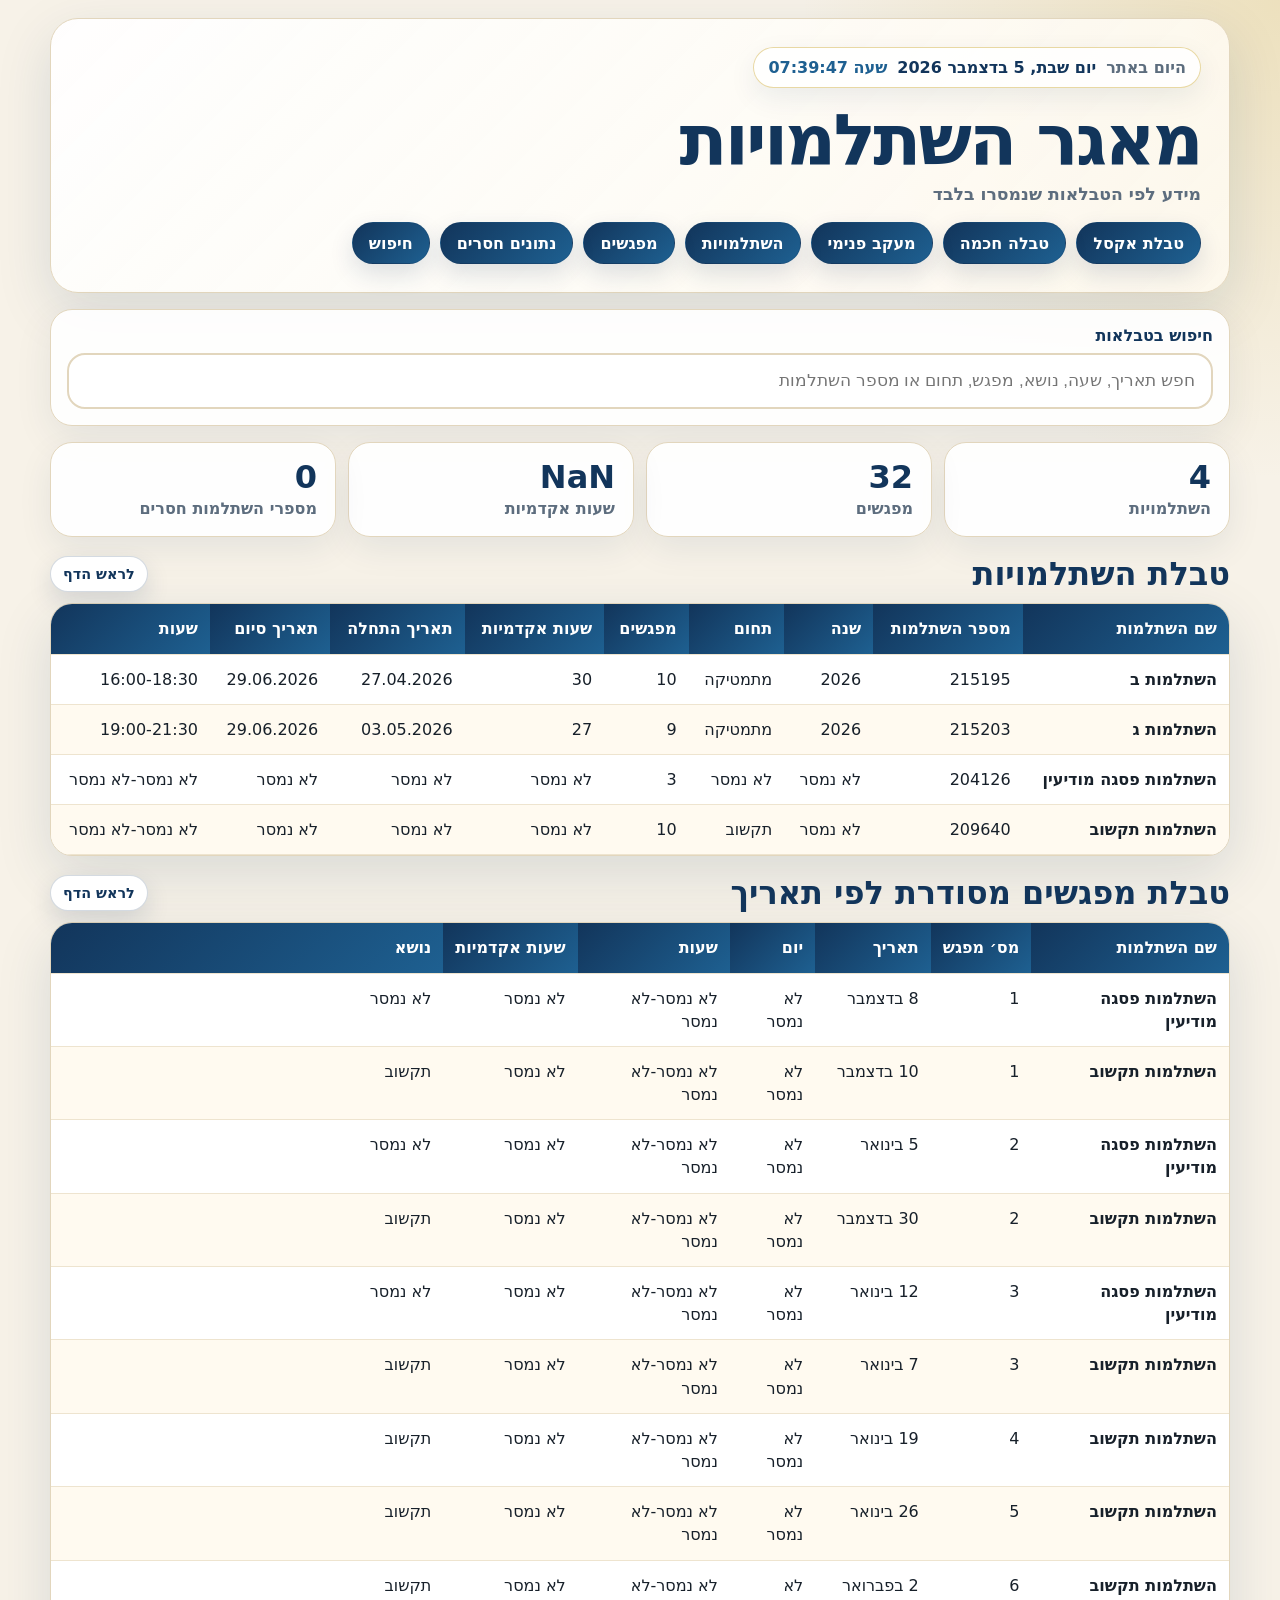
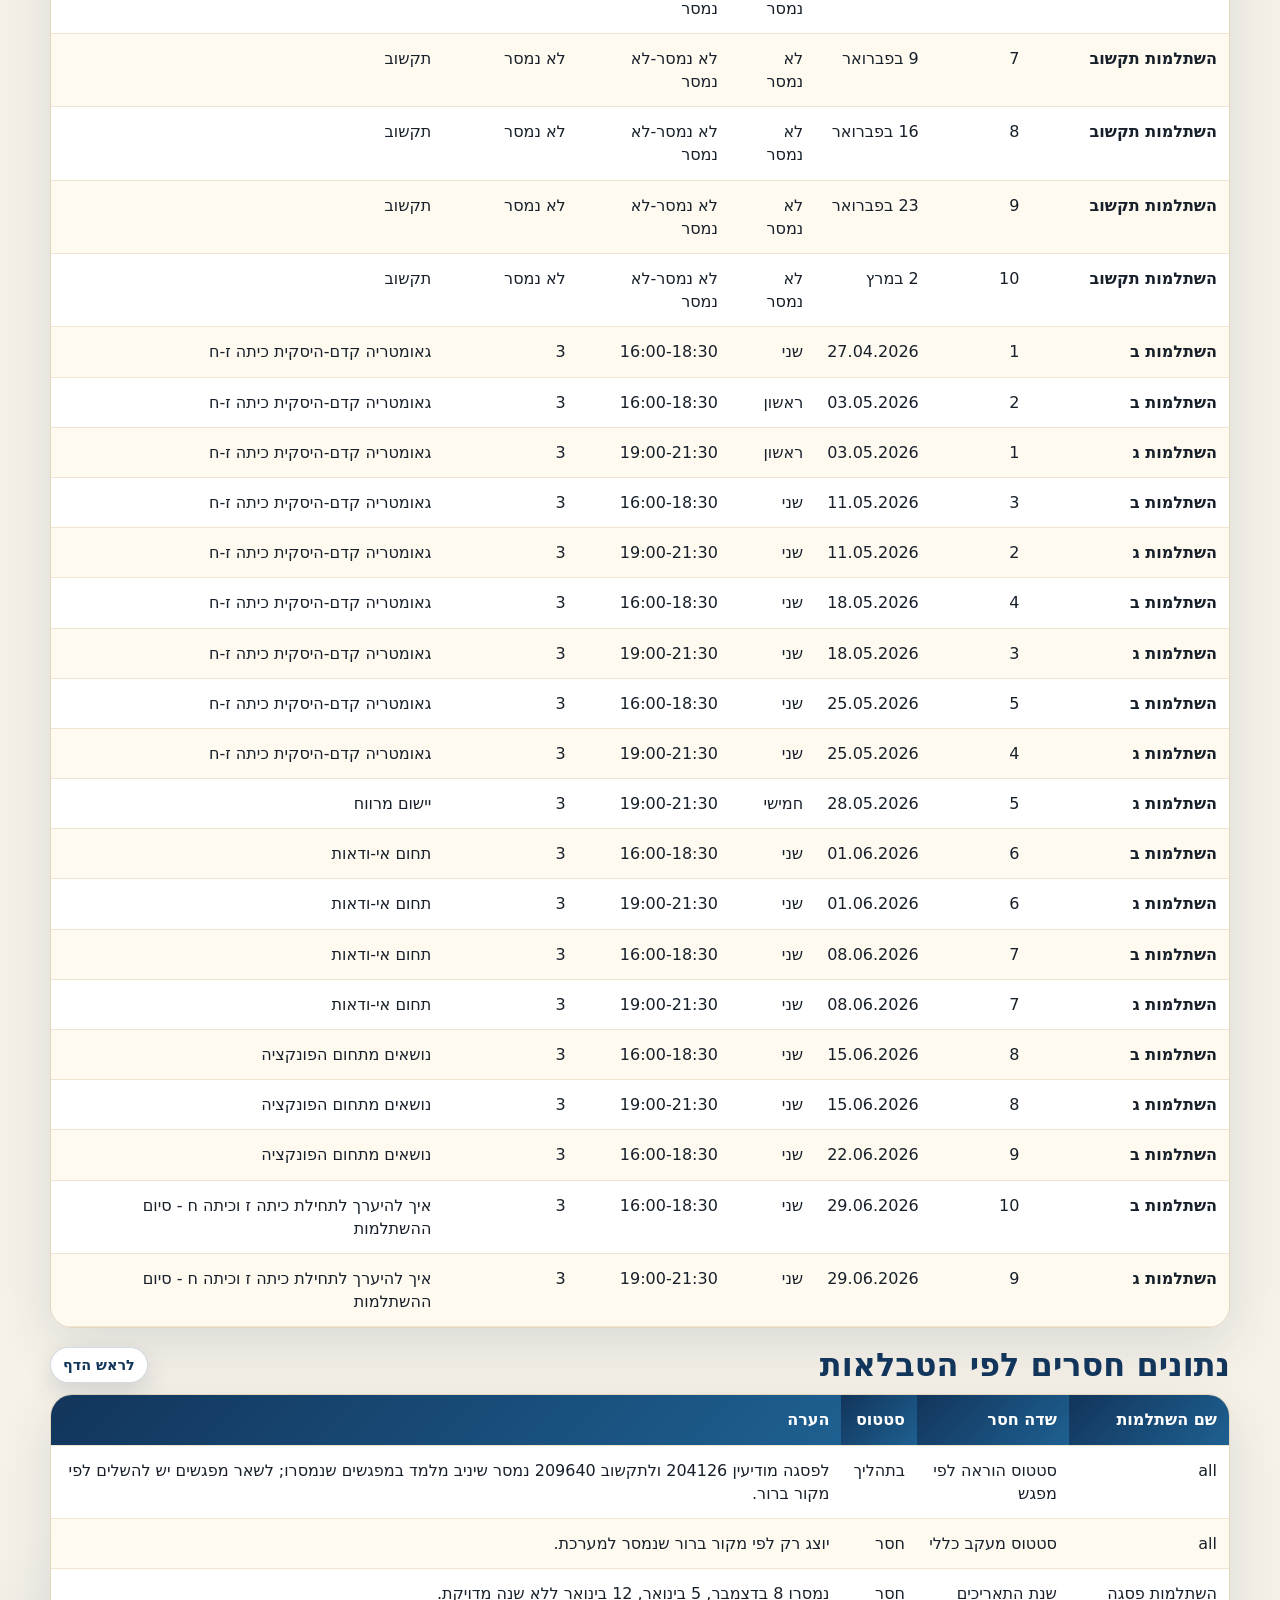
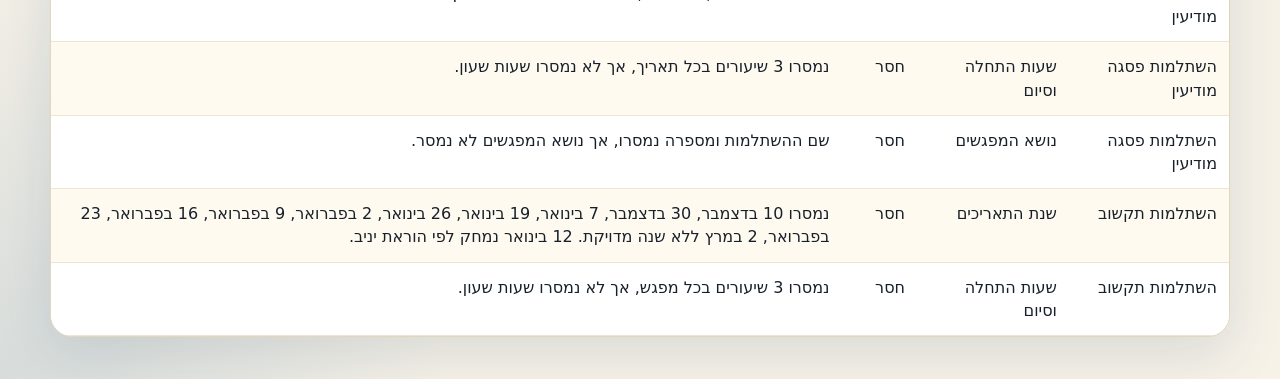
<file: index.html>
<!doctype html>
<html lang="he" dir="rtl">
<head>
  <meta charset="utf-8">
  <meta name="viewport" content="width=device-width, initial-scale=1">
  <title>מאגר השתלמויות</title>
  <meta name="description" content="מאגר השתלמויות לפי הטבלאות שנמסרו">
  <link rel="stylesheet" href="assets/css/style.css">
</head>
<body>
  <main class="main-page" id="top">
    <header class="page-header">
      <div class="live-clock">
        <span class="live-clock-label">היום באתר</span>
        <strong id="currentDateText">טוען תאריך</strong>
        <span id="currentTimeText">טוען שעה</span>
      </div>

      <div class="hero-copy">
        <h1>מאגר השתלמויות</h1>
        <p>מידע לפי הטבלאות שנמסרו בלבד</p>
      </div>

      <nav class="quick-nav">
        <a href="excel-table.html">טבלת אקסל</a>
        <a href="smart-table.html">טבלה חכמה</a>
        <a href="internal.html">מעקב פנימי</a>
        <a href="#trainings-section">השתלמויות</a>
        <a href="#meetings-section">מפגשים</a>
        <a href="#missing-section">נתונים חסרים</a>
        <a href="#globalSearch">חיפוש</a>
      </nav>
    </header>

    <section class="search-box">
      <label for="globalSearch">חיפוש בטבלאות</label>
      <input id="globalSearch" type="search" placeholder="חפש תאריך, שעה, נושא, מפגש, תחום או מספר השתלמות">
    </section>

    <section class="summary-grid" id="statsGrid"></section>

    <section class="data-section" id="trainings-section">
      <div class="section-heading-row">
        <h2>טבלת השתלמויות</h2>
        <a class="back-to-top" href="#top">לראש הדף</a>
      </div>
      <div class="table-wrap">
        <table>
          <thead>
            <tr>
              <th>שם השתלמות</th>
              <th>מספר השתלמות</th>
              <th>שנה</th>
              <th>תחום</th>
              <th>מפגשים</th>
              <th>שעות אקדמיות</th>
              <th>תאריך התחלה</th>
              <th>תאריך סיום</th>
              <th>שעות</th>
            </tr>
          </thead>
          <tbody id="trainingsTable"></tbody>
        </table>
      </div>
    </section>

    <section class="data-section" id="meetings-section">
      <div class="section-heading-row">
        <h2>טבלת מפגשים מסודרת לפי תאריך</h2>
        <a class="back-to-top" href="#top">לראש הדף</a>
      </div>
      <div class="table-wrap">
        <table>
          <thead>
            <tr>
              <th>שם השתלמות</th>
              <th>מס׳ מפגש</th>
              <th>תאריך</th>
              <th>יום</th>
              <th>שעות</th>
              <th>שעות אקדמיות</th>
              <th>נושא</th>
            </tr>
          </thead>
          <tbody id="meetingsTable"></tbody>
        </table>
      </div>
    </section>

    <section class="data-section" id="missing-section">
      <div class="section-heading-row">
        <h2>נתונים חסרים לפי הטבלאות</h2>
        <a class="back-to-top" href="#top">לראש הדף</a>
      </div>
      <div class="table-wrap">
        <table>
          <thead>
            <tr>
              <th>שם השתלמות</th>
              <th>שדה חסר</th>
              <th>סטטוס</th>
              <th>הערה</th>
            </tr>
          </thead>
          <tbody id="missingTable"></tbody>
        </table>
      </div>
    </section>
  </main>

  <script src="assets/js/app.js"></script>
</body>
</html>
</file>
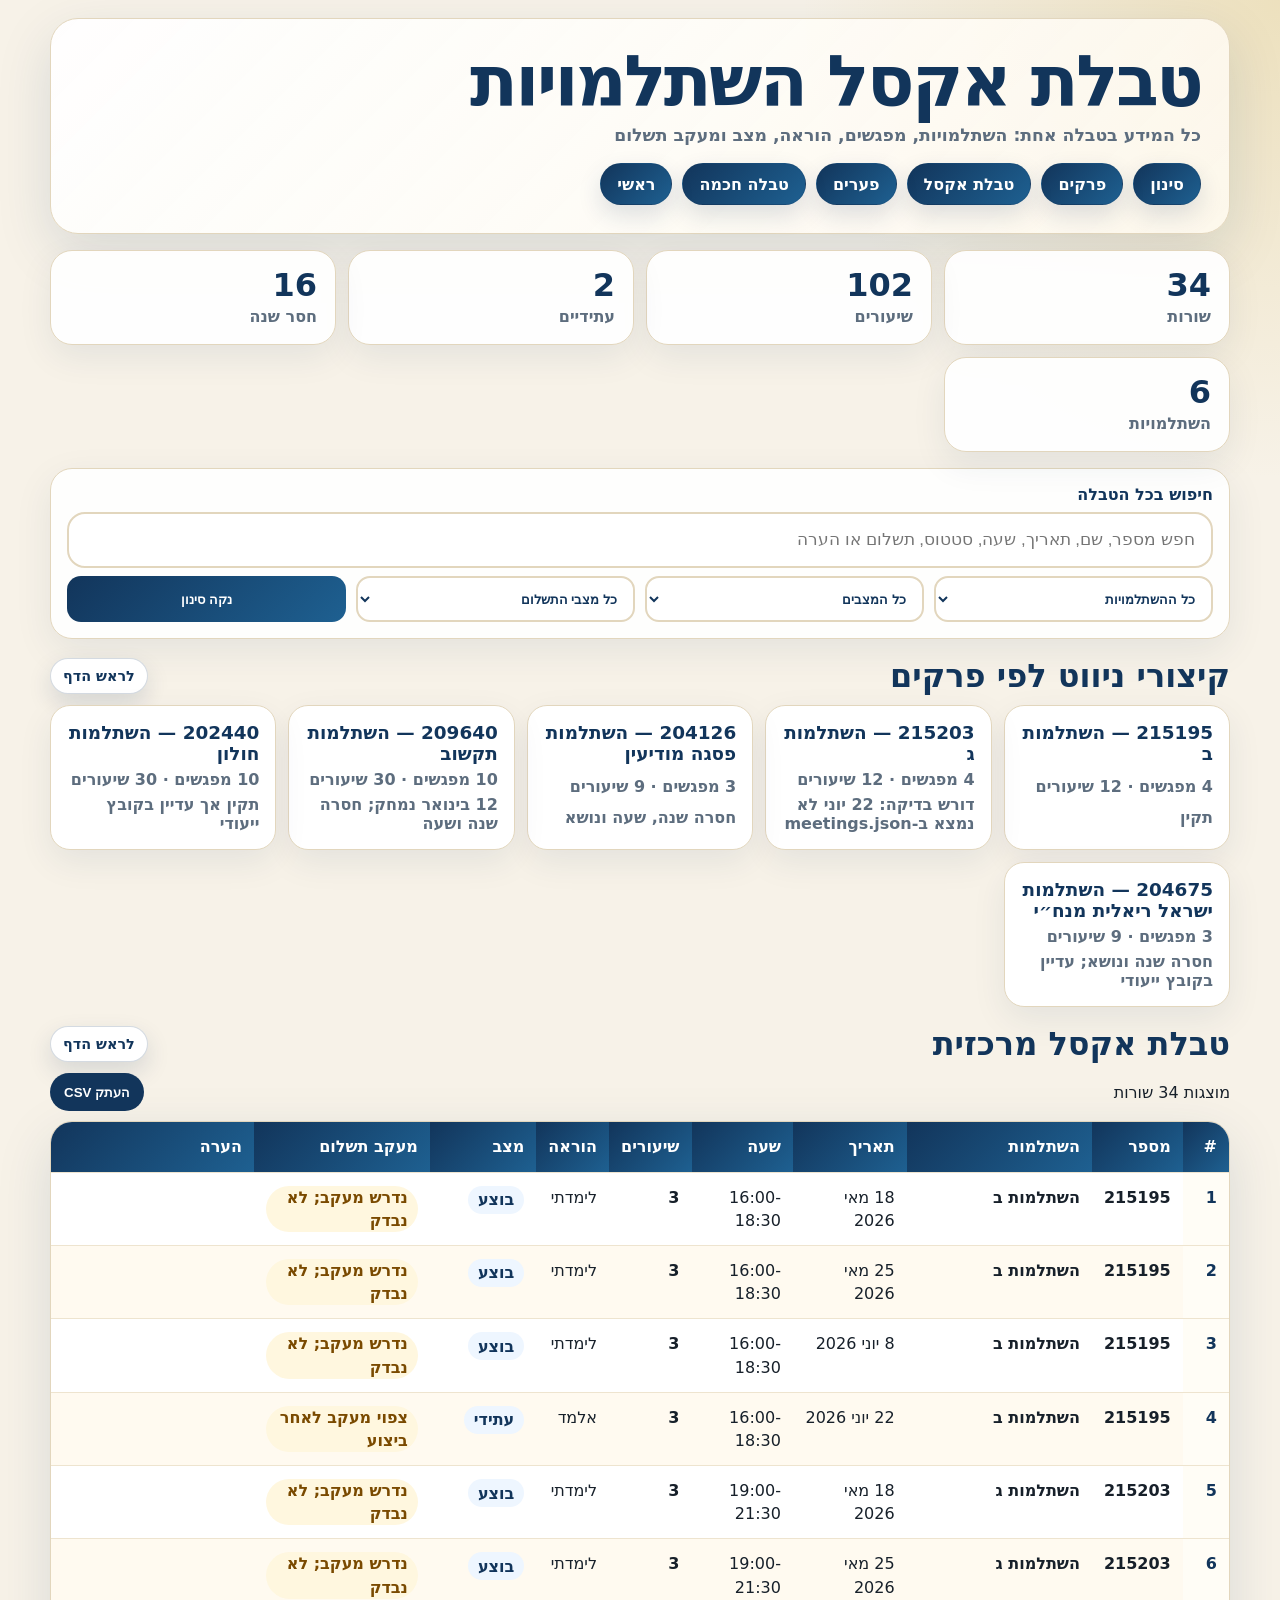
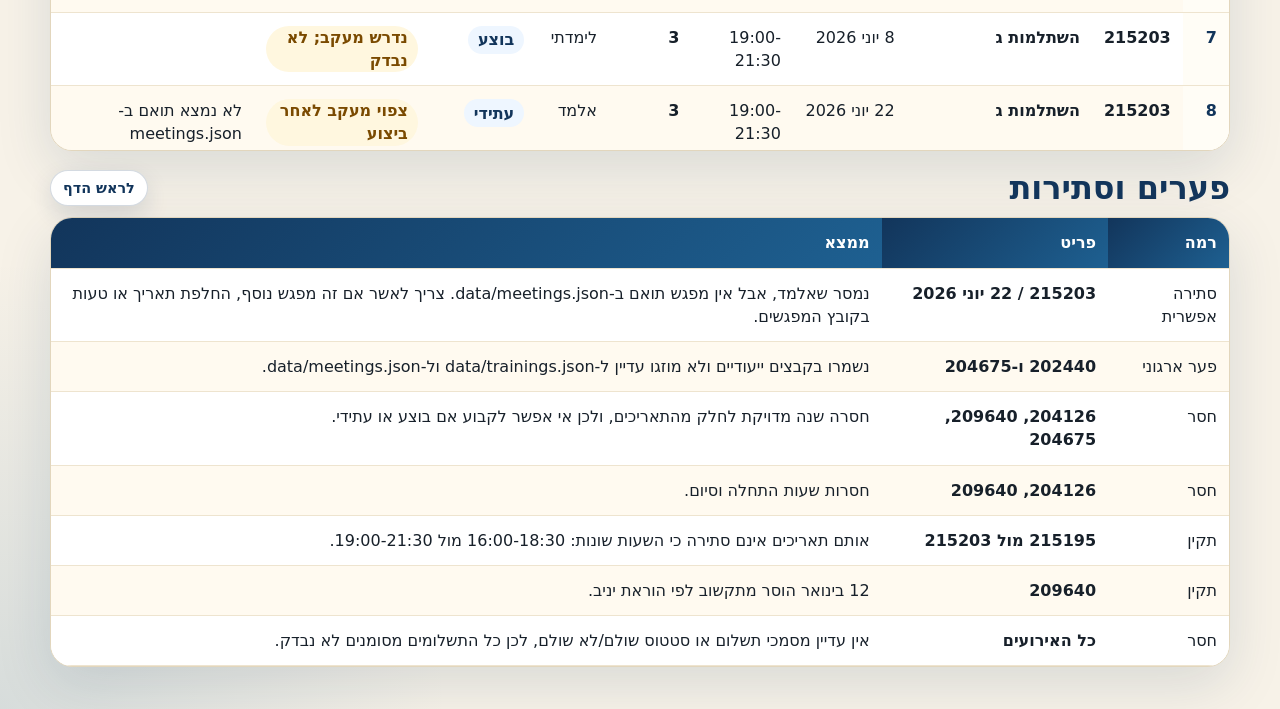
<file: excel-table.html>
<!doctype html>
<html lang="he" dir="rtl">
<head>
  <meta charset="utf-8">
  <meta name="viewport" content="width=device-width, initial-scale=1">
  <title>טבלת אקסל השתלמויות</title>
  <link rel="stylesheet" href="assets/css/style.css">
  <link rel="stylesheet" href="assets/css/excel-table.css">
</head>
<body>
  <main class="main-page excel-page" id="top">
    <header class="page-header">
      <div class="hero-copy">
        <h1>טבלת אקסל השתלמויות</h1>
        <p>כל המידע בטבלה אחת: השתלמויות, מפגשים, הוראה, מצב ומעקב תשלום</p>
      </div>
      <nav class="quick-nav">
        <a href="#filters">סינון</a>
        <a href="#chapters">פרקים</a>
        <a href="#excel">טבלת אקסל</a>
        <a href="#audit">פערים</a>
        <a href="smart-table.html">טבלה חכמה</a>
        <a href="index.html">ראשי</a>
      </nav>
    </header>

    <section class="summary-grid" id="summary"></section>

    <section class="search-box" id="filters">
      <label for="searchBox">חיפוש בכל הטבלה</label>
      <input id="searchBox" type="search" placeholder="חפש מספר, שם, תאריך, שעה, סטטוס, תשלום או הערה">
      <div class="excel-filter-row">
        <select id="trainingFilter"><option value="">כל ההשתלמויות</option></select>
        <select id="statusFilter"><option value="">כל המצבים</option></select>
        <select id="paymentFilter"><option value="">כל מצבי התשלום</option></select>
        <button type="button" id="clearFilters">נקה סינון</button>
      </div>
    </section>

    <section class="data-section" id="chapters">
      <div class="section-heading-row"><h2>קיצורי ניווט לפי פרקים</h2><a class="back-to-top" href="#top">לראש הדף</a></div>
      <div class="chapter-grid" id="chapterGrid"></div>
    </section>

    <section class="data-section" id="excel">
      <div class="section-heading-row"><h2>טבלת אקסל מרכזית</h2><a class="back-to-top" href="#top">לראש הדף</a></div>
      <div class="excel-tools"><span id="rowCount"></span><button type="button" id="copyCsv">העתק CSV</button></div>
      <div class="table-wrap excel-wrap">
        <table class="excel-table">
          <thead><tr><th>#</th><th>מספר</th><th>השתלמות</th><th>תאריך</th><th>שעה</th><th>שיעורים</th><th>הוראה</th><th>מצב</th><th>מעקב תשלום</th><th>הערה</th></tr></thead>
          <tbody id="excelBody"></tbody>
        </table>
      </div>
    </section>

    <section class="data-section" id="audit">
      <div class="section-heading-row"><h2>פערים וסתירות</h2><a class="back-to-top" href="#top">לראש הדף</a></div>
      <div class="table-wrap"><table><thead><tr><th>רמה</th><th>פריט</th><th>ממצא</th></tr></thead><tbody id="auditBody"></tbody></table></div>
    </section>
  </main>
  <script src="assets/js/excel-table.js"></script>
</body>
</html>
</file>
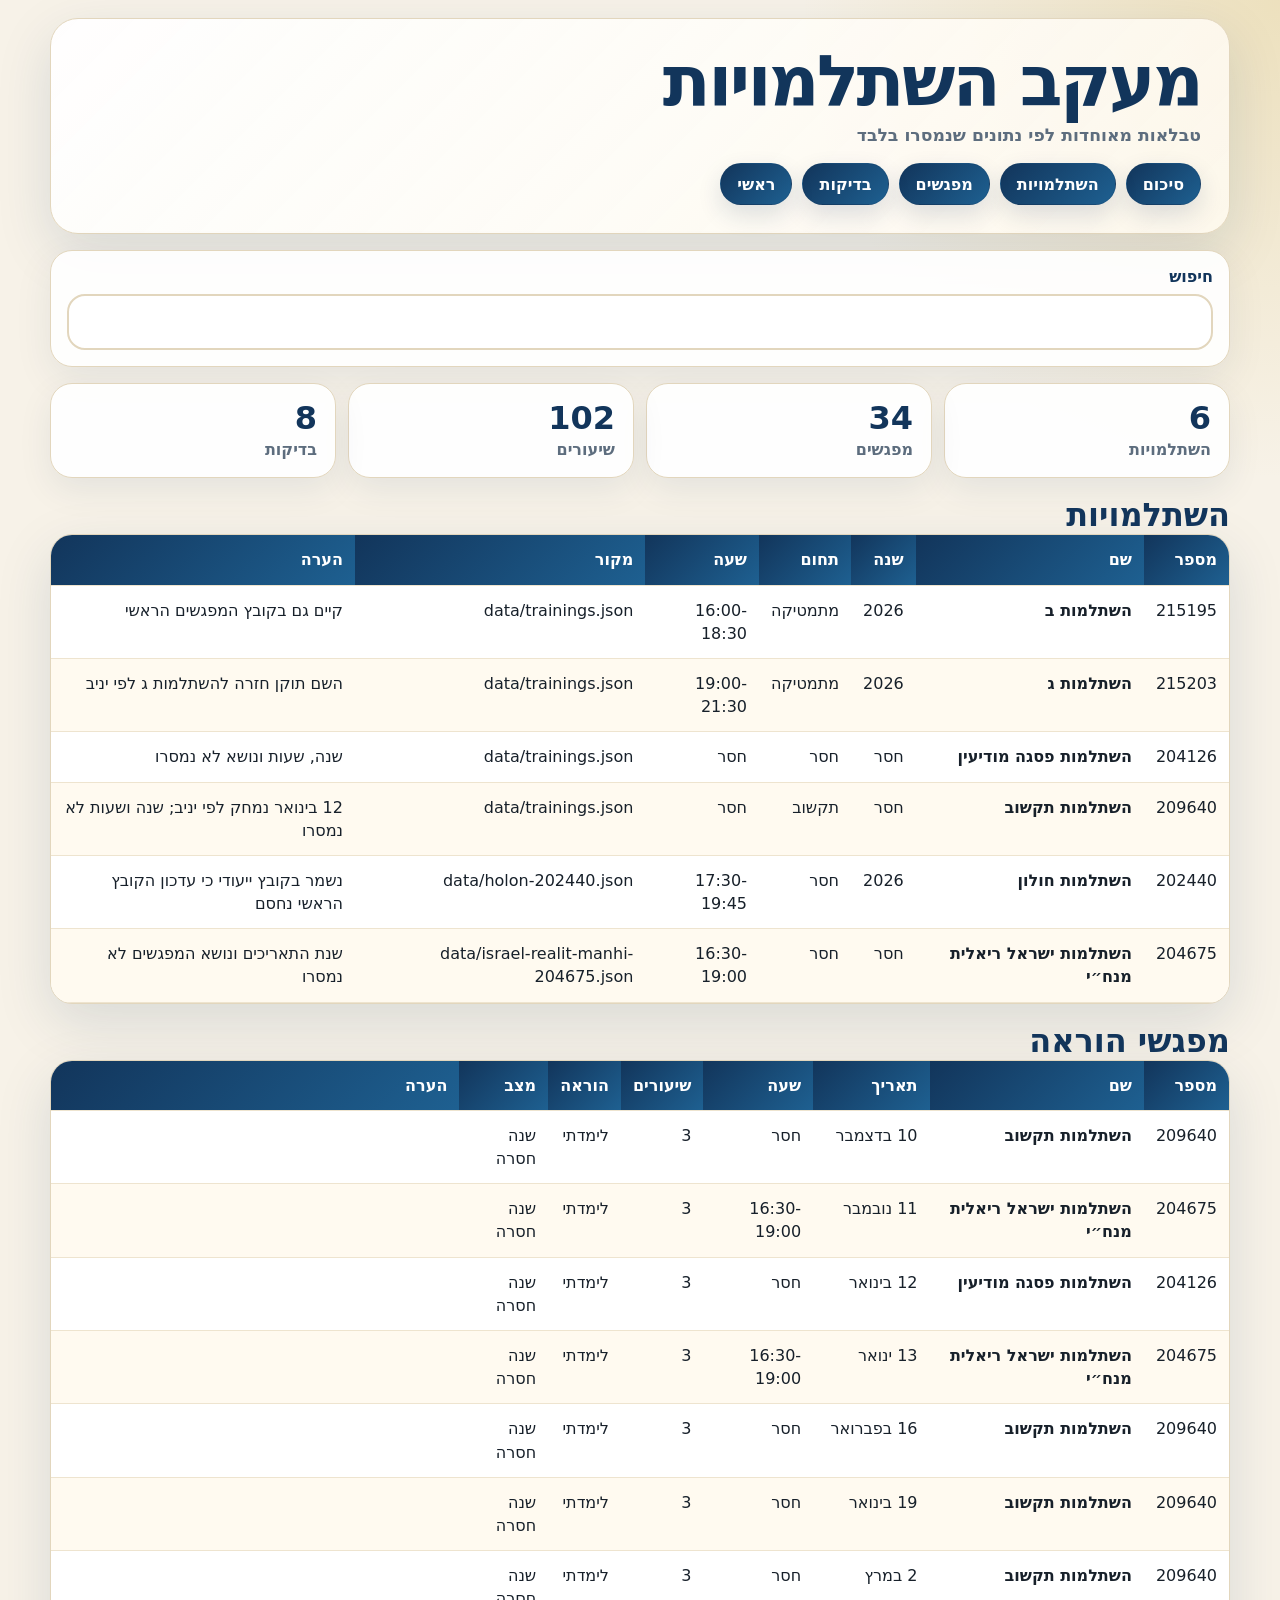
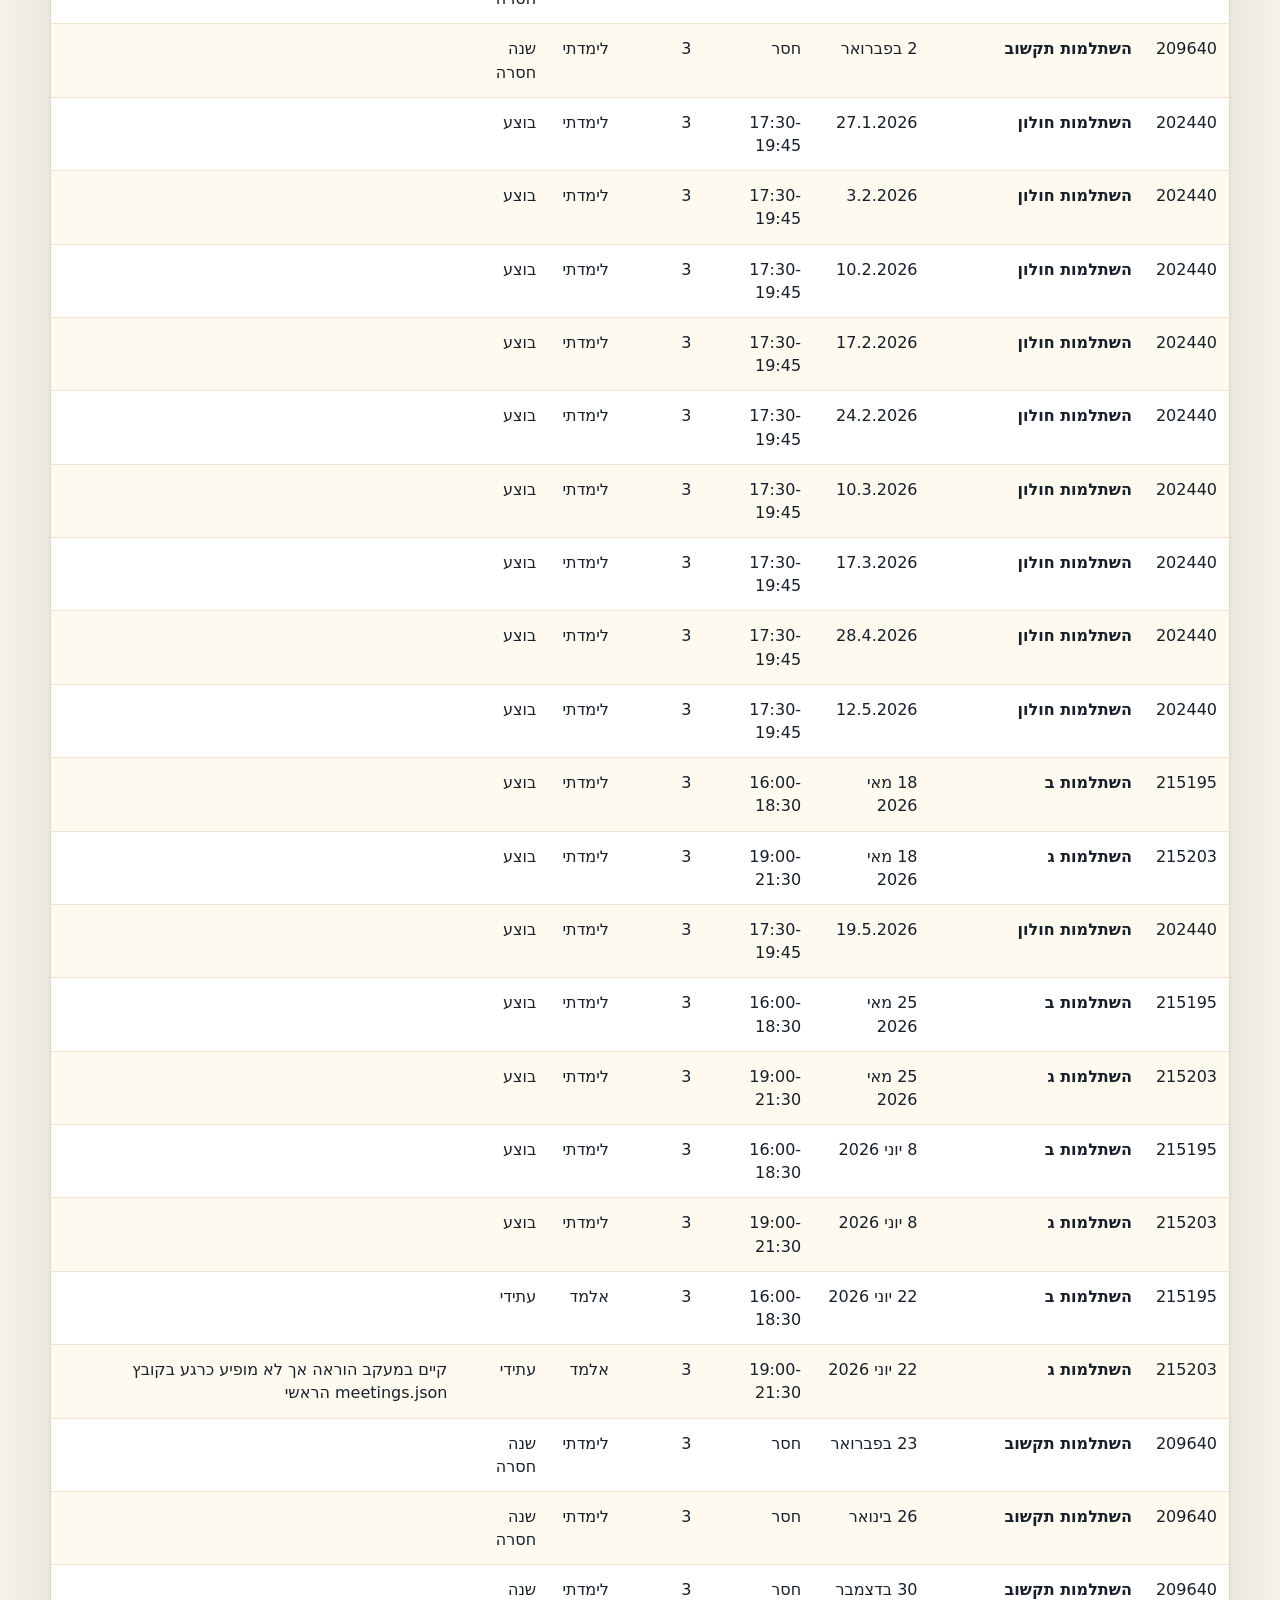
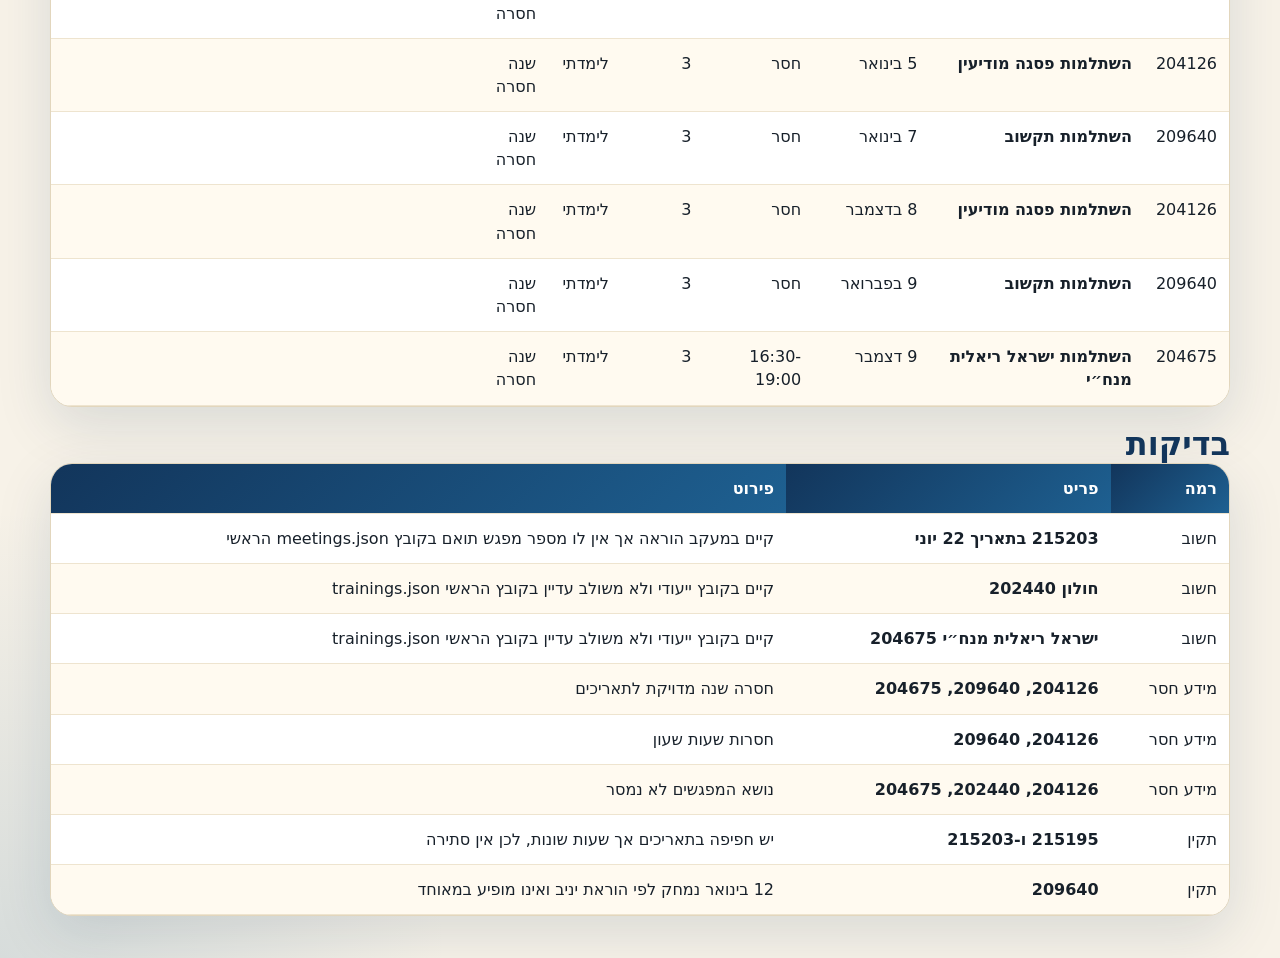
<file: internal.html>
<!doctype html>
<html lang="he" dir="rtl">
<head>
  <meta charset="utf-8">
  <meta name="viewport" content="width=device-width, initial-scale=1">
  <title>מעקב השתלמויות</title>
  <link rel="stylesheet" href="assets/css/style.css">
</head>
<body>
  <main class="main-page" id="top">
    <header class="page-header">
      <div class="hero-copy">
        <h1>מעקב השתלמויות</h1>
        <p>טבלאות מאוחדות לפי נתונים שנמסרו בלבד</p>
      </div>
      <nav class="quick-nav">
        <a href="#summary">סיכום</a>
        <a href="#trainings">השתלמויות</a>
        <a href="#events">מפגשים</a>
        <a href="#audit">בדיקות</a>
        <a href="index.html">ראשי</a>
      </nav>
    </header>
    <section class="search-box"><label for="ledgerSearch">חיפוש</label><input id="ledgerSearch" type="search"></section>
    <section class="summary-grid" id="summary"></section>
    <section class="data-section" id="trainings"><h2>השתלמויות</h2><div class="table-wrap"><table><thead><tr><th>מספר</th><th>שם</th><th>שנה</th><th>תחום</th><th>שעה</th><th>מקור</th><th>הערה</th></tr></thead><tbody id="trainingsBody"></tbody></table></div></section>
    <section class="data-section" id="events"><h2>מפגשי הוראה</h2><div class="table-wrap"><table><thead><tr><th>מספר</th><th>שם</th><th>תאריך</th><th>שעה</th><th>שיעורים</th><th>הוראה</th><th>מצב</th><th>הערה</th></tr></thead><tbody id="eventsBody"></tbody></table></div></section>
    <section class="data-section" id="audit"><h2>בדיקות</h2><div class="table-wrap"><table><thead><tr><th>רמה</th><th>פריט</th><th>פירוט</th></tr></thead><tbody id="auditBody"></tbody></table></div></section>
  </main>
  <script src="assets/js/internal-ledger.js"></script>
</body>
</html>
</file>
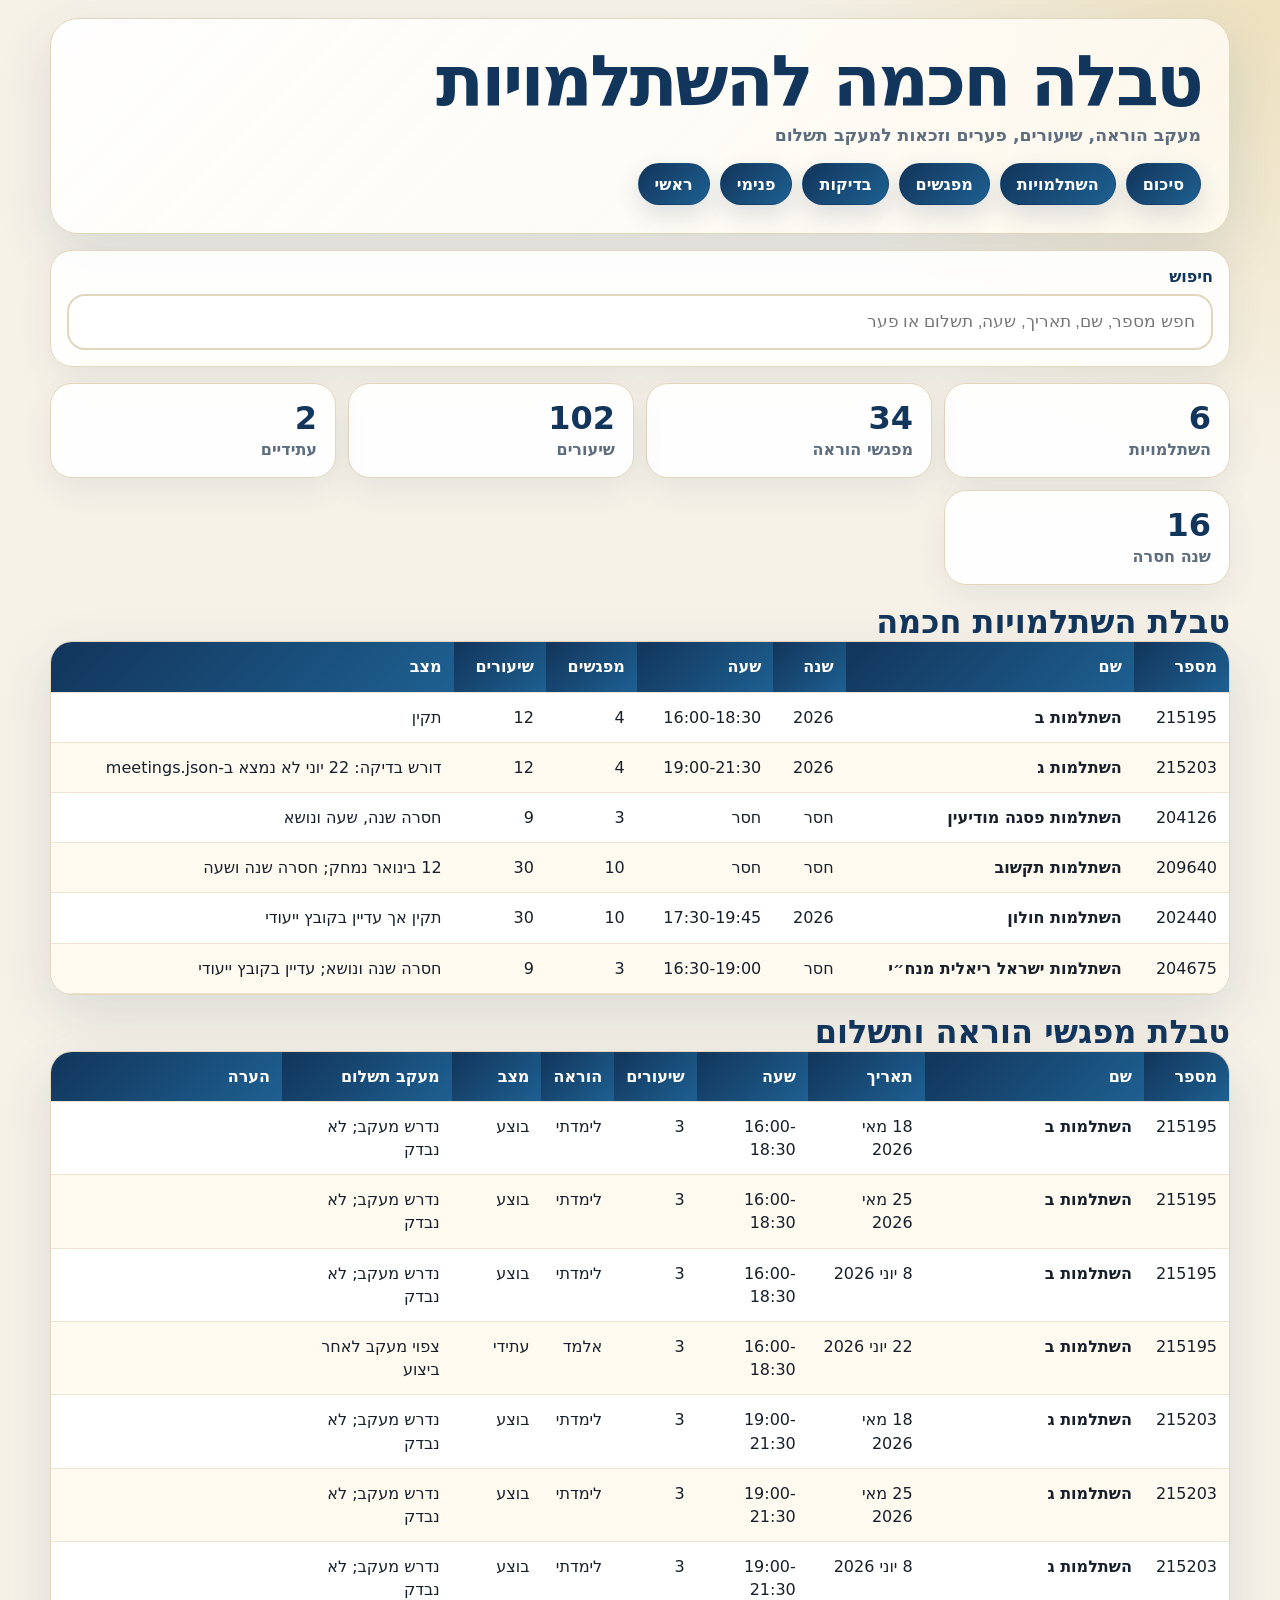
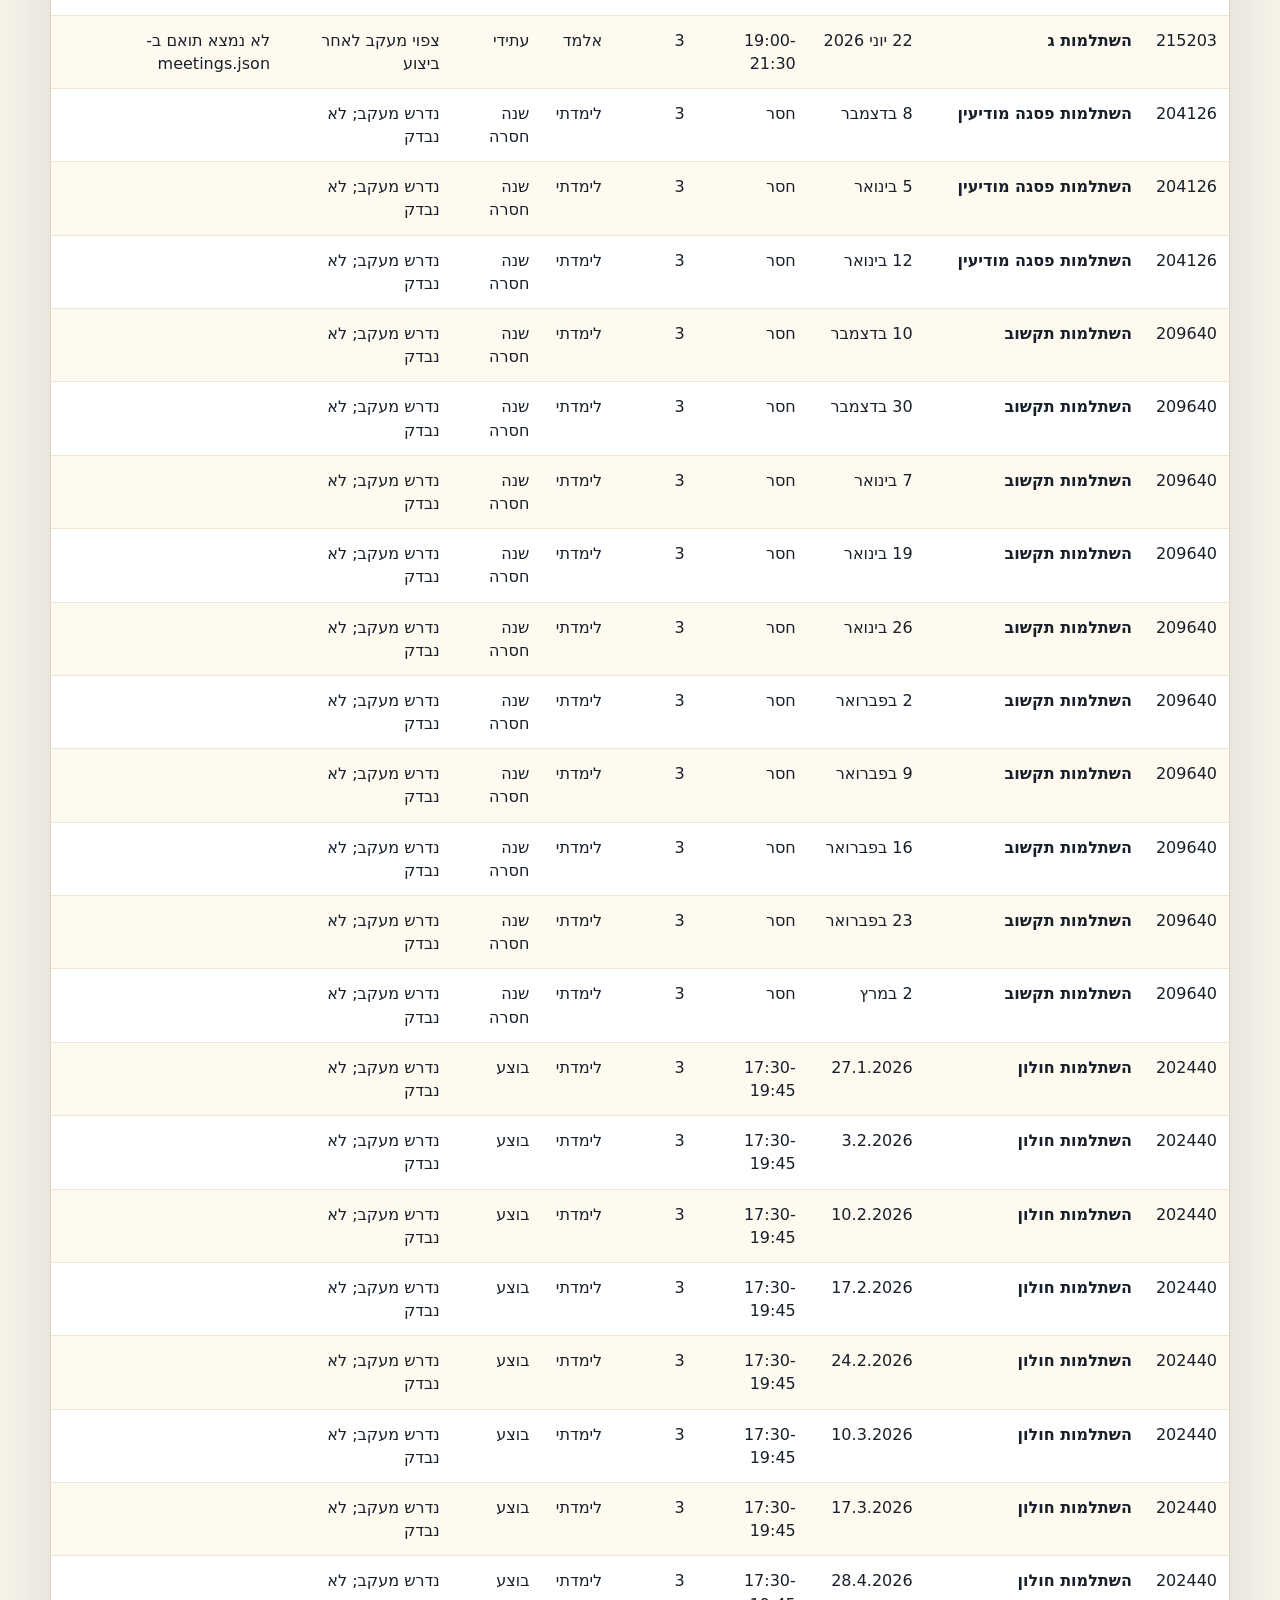
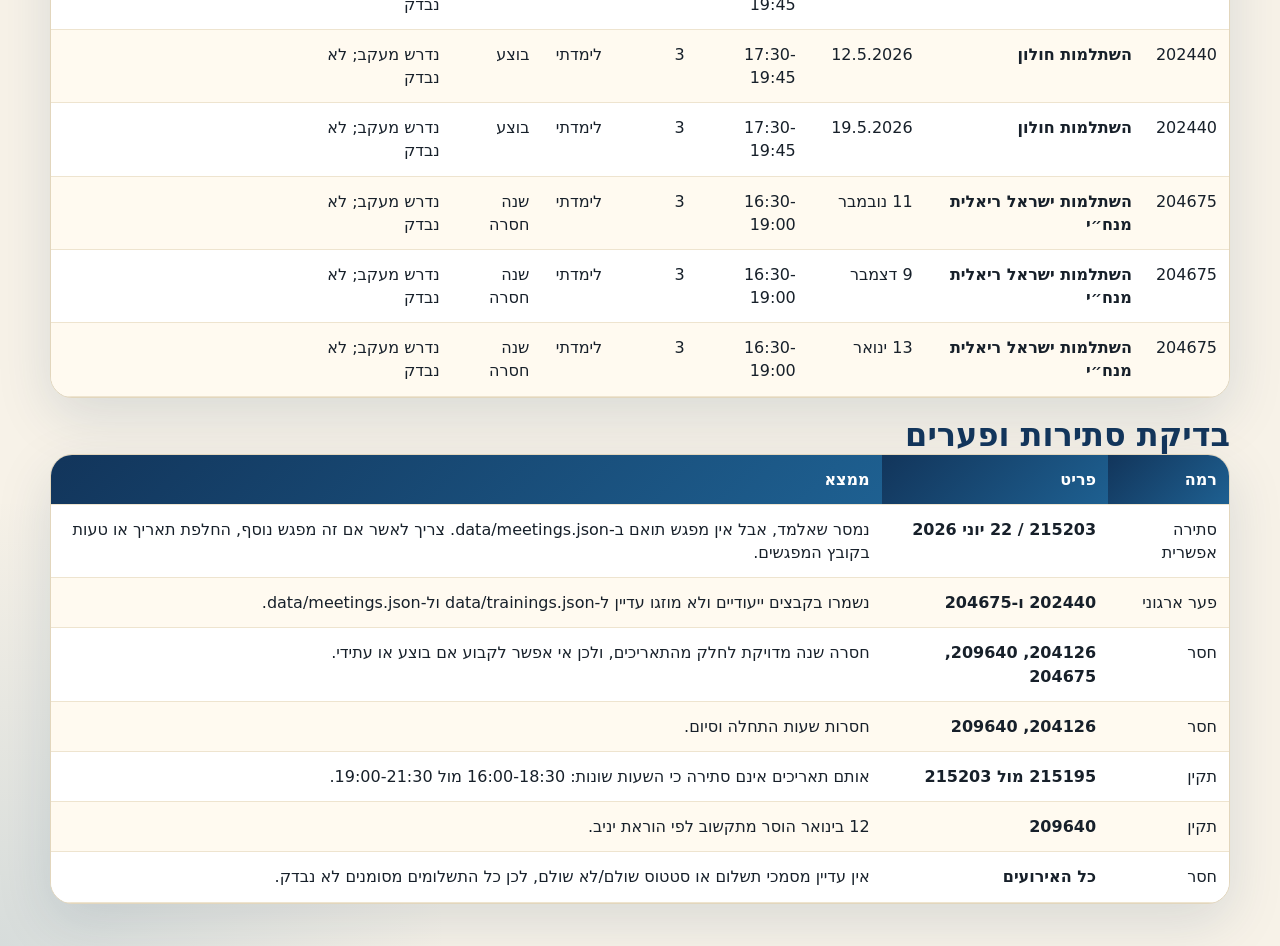
<file: smart-table.html>
<!doctype html>
<html lang="he" dir="rtl">
<head><meta charset="utf-8"><meta name="viewport" content="width=device-width, initial-scale=1"><title>טבלה חכמה</title><link rel="stylesheet" href="assets/css/style.css"></head>
<body><main class="main-page" id="top">
<header class="page-header"><div class="hero-copy"><h1>טבלה חכמה להשתלמויות</h1><p>מעקב הוראה, שיעורים, פערים וזכאות למעקב תשלום</p></div><nav class="quick-nav"><a href="#summary">סיכום</a><a href="#trainings">השתלמויות</a><a href="#events">מפגשים</a><a href="#audit">בדיקות</a><a href="internal.html">פנימי</a><a href="index.html">ראשי</a></nav></header>
<section class="search-box"><label for="s">חיפוש</label><input id="s" type="search" placeholder="חפש מספר, שם, תאריך, שעה, תשלום או פער"></section>
<section class="summary-grid" id="summary"></section>
<section class="data-section" id="trainings"><h2>טבלת השתלמויות חכמה</h2><div class="table-wrap"><table><thead><tr><th>מספר</th><th>שם</th><th>שנה</th><th>שעה</th><th>מפגשים</th><th>שיעורים</th><th>מצב</th></tr></thead><tbody id="tBody"></tbody></table></div></section>
<section class="data-section" id="events"><h2>טבלת מפגשי הוראה ותשלום</h2><div class="table-wrap"><table><thead><tr><th>מספר</th><th>שם</th><th>תאריך</th><th>שעה</th><th>שיעורים</th><th>הוראה</th><th>מצב</th><th>מעקב תשלום</th><th>הערה</th></tr></thead><tbody id="eBody"></tbody></table></div></section>
<section class="data-section" id="audit"><h2>בדיקת סתירות ופערים</h2><div class="table-wrap"><table><thead><tr><th>רמה</th><th>פריט</th><th>ממצא</th></tr></thead><tbody id="aBody"></tbody></table></div></section>
</main><script src="assets/js/smart-table.js"></script></body></html>
</file>
<file: assets/css/style.css>
:root {
  --bg-main: #f7f2e8;
  --bg-card: #ffffff;
  --primary: #12355b;
  --primary-2: #1e6091;
  --gold: #c9a227;
  --text-main: #17202a;
  --text-muted: #5d6d7e;
  --border: #e2d6bd;
  --danger: #b42318;
  --shadow: 0 18px 55px rgba(18, 53, 91, 0.13);
  --radius: 22px;
}

* {
  box-sizing: border-box;
}

html {
  direction: rtl;
  scroll-behavior: smooth;
}

body {
  margin: 0;
  min-height: 100vh;
  font-family: system-ui, -apple-system, "Segoe UI", Arial, sans-serif;
  background:
    radial-gradient(circle at top right, rgba(201, 162, 39, 0.22), transparent 30rem),
    radial-gradient(circle at bottom left, rgba(30, 96, 145, 0.15), transparent 28rem),
    var(--bg-main);
  color: var(--text-main);
}

a {
  color: inherit;
}

.main-page {
  width: min(1180px, calc(100% - 24px));
  margin: 0 auto;
  padding: 18px 0 42px;
}

.page-header {
  display: grid;
  gap: 18px;
  padding: 28px;
  margin-bottom: 16px;
  border: 1px solid var(--border);
  border-radius: 28px;
  background: linear-gradient(135deg, rgba(255,255,255,0.95), rgba(255,250,240,0.85));
  box-shadow: var(--shadow);
}

.live-clock {
  display: flex;
  flex-wrap: wrap;
  align-items: center;
  gap: 10px;
  width: fit-content;
  max-width: 100%;
  padding: 10px 14px;
  border: 1px solid rgba(201, 162, 39, 0.42);
  border-radius: 999px;
  background: rgba(255, 255, 255, 0.86);
  color: var(--primary);
  box-shadow: 0 10px 28px rgba(18, 53, 91, 0.08);
}

.live-clock-label {
  color: var(--text-muted);
  font-weight: 900;
}

.live-clock strong {
  font-size: 1rem;
}

#currentTimeText {
  color: var(--primary-2);
  font-weight: 900;
}

.hero-copy h1 {
  margin: 0 0 8px;
  color: var(--primary);
  font-size: clamp(2.1rem, 6vw, 4.4rem);
  line-height: 1;
  letter-spacing: -0.04em;
}

.hero-copy p {
  margin: 0;
  color: var(--text-muted);
  font-size: 1.08rem;
  font-weight: 700;
}

.quick-nav {
  display: flex;
  flex-wrap: wrap;
  gap: 10px;
}

.quick-nav a,
.back-to-top {
  display: inline-flex;
  align-items: center;
  justify-content: center;
  min-height: 42px;
  padding: 0 16px;
  border: 1px solid rgba(18, 53, 91, 0.18);
  border-radius: 999px;
  background: linear-gradient(135deg, var(--primary), var(--primary-2));
  color: white;
  text-decoration: none;
  font-weight: 900;
  box-shadow: 0 10px 24px rgba(18, 53, 91, 0.14);
}

.quick-nav a:hover,
.back-to-top:hover {
  transform: translateY(-1px);
}

.search-box {
  display: grid;
  gap: 8px;
  margin-bottom: 16px;
  padding: 16px;
  border: 1px solid var(--border);
  border-radius: var(--radius);
  background: rgba(255,255,255,0.92);
  box-shadow: 0 12px 38px rgba(18, 53, 91, 0.08);
}

.search-box label {
  color: var(--primary);
  font-weight: 900;
}

.search-box input {
  width: 100%;
  min-height: 56px;
  padding: 0 16px;
  border-radius: 18px;
  border: 2px solid var(--border);
  background: white;
  color: var(--text-main);
  font-size: 1.05rem;
  outline: none;
}

.search-box input:focus {
  border-color: var(--primary-2);
  box-shadow: 0 0 0 4px rgba(30,96,145,0.13);
}

.summary-grid {
  display: grid;
  grid-template-columns: repeat(4, minmax(0, 1fr));
  gap: 12px;
  margin-bottom: 16px;
}

.summary-card {
  padding: 18px;
  border-radius: var(--radius);
  border: 1px solid var(--border);
  background: rgba(255,255,255,0.94);
  box-shadow: 0 12px 34px rgba(18, 53, 91, 0.08);
}

.summary-card strong {
  display: block;
  margin-bottom: 6px;
  color: var(--primary);
  font-size: 2rem;
  line-height: 1;
}

.summary-card span {
  color: var(--text-muted);
  font-weight: 900;
}

.data-section {
  margin-top: 18px;
  scroll-margin-top: 16px;
}

.section-heading-row {
  display: flex;
  align-items: center;
  justify-content: space-between;
  gap: 12px;
  margin-bottom: 10px;
}

.data-section h2 {
  margin: 0;
  color: var(--primary);
  font-size: clamp(1.35rem, 3vw, 2rem);
}

.back-to-top {
  min-height: 36px;
  padding-inline: 12px;
  font-size: 0.9rem;
  background: white;
  color: var(--primary);
}

.table-wrap {
  width: 100%;
  overflow-x: auto;
  border: 1px solid var(--border);
  border-radius: var(--radius);
  background: white;
  box-shadow: var(--shadow);
}

table {
  width: 100%;
  min-width: 860px;
  border-collapse: collapse;
}

th,
td {
  padding: 13px 12px;
  border-bottom: 1px solid #eee4cf;
  text-align: right;
  vertical-align: top;
  line-height: 1.45;
}

th {
  position: sticky;
  top: 0;
  z-index: 1;
  background: linear-gradient(135deg, var(--primary), var(--primary-2));
  color: white;
  font-weight: 900;
  white-space: nowrap;
}

td {
  background: rgba(255,255,255,0.98);
}

tr:nth-child(even) td {
  background: #fffaf0;
}

tr:hover td {
  background: #f0f7ff;
}

.error-box {
  width: min(900px, calc(100% - 24px));
  margin: 24px auto;
  padding: 18px;
  border-radius: var(--radius);
  border: 1px solid rgba(180,35,24,0.35);
  background: #fff0ee;
  color: var(--danger);
  font-weight: 900;
}

@media (max-width: 760px) {
  .main-page {
    width: min(100% - 16px, 1180px);
    padding-top: 8px;
  }

  .page-header {
    padding: 18px;
    border-radius: 22px;
  }

  .live-clock {
    width: 100%;
    border-radius: 20px;
  }

  .quick-nav {
    display: grid;
    grid-template-columns: repeat(2, minmax(0, 1fr));
  }

  .quick-nav a {
    width: 100%;
    min-height: 46px;
  }

  .summary-grid {
    grid-template-columns: repeat(2, minmax(0, 1fr));
  }

  .summary-card {
    padding: 14px;
  }

  .summary-card strong {
    font-size: 1.6rem;
  }

  .section-heading-row {
    align-items: flex-start;
    flex-direction: column;
  }

  .back-to-top {
    width: 100%;
  }

  th,
  td {
    padding: 11px 10px;
    font-size: 0.94rem;
  }
}

@media (max-width: 420px) {
  .summary-grid,
  .quick-nav {
    grid-template-columns: 1fr;
  }
}
</file>
<file: assets/css/excel-table.css>
.excel-page{max-width:1400px}.excel-filter-row{display:grid;grid-template-columns:repeat(4,minmax(0,1fr));gap:10px}.excel-filter-row select,.excel-filter-row button{min-height:46px;border:2px solid var(--border);border-radius:14px;background:#fff;padding:0 12px;font-weight:900;color:var(--primary)}.excel-filter-row button{background:linear-gradient(135deg,var(--primary),var(--primary-2));color:#fff;border:0}.chapter-grid{display:grid;grid-template-columns:repeat(auto-fit,minmax(190px,1fr));gap:12px}.chapter-card{display:grid;gap:6px;padding:16px;border:1px solid var(--border);border-radius:20px;background:#fff;text-decoration:none;box-shadow:0 12px 34px rgba(18,53,91,.08)}.chapter-card strong{color:var(--primary);font-size:1.15rem}.chapter-card span{color:var(--text-muted);font-weight:900}.excel-tools{display:flex;justify-content:space-between;gap:12px;align-items:center;margin:0 0 10px}.excel-tools button{min-height:38px;border:0;border-radius:999px;background:var(--primary);color:#fff;padding:0 14px;font-weight:900}.excel-wrap{max-height:70vh;overflow:auto}.excel-table{min-width:1180px;border-collapse:separate;border-spacing:0}.excel-table th{position:sticky;top:0;z-index:3}.excel-table th:first-child,.excel-table td:first-child{position:sticky;right:0;z-index:2}.excel-table th:first-child{z-index:4}.excel-table td:first-child{background:#fffdf6;font-weight:900;color:var(--primary)}.excel-table td:nth-child(2),.excel-table td:nth-child(6){font-weight:900}.status-pill{display:inline-flex;align-items:center;justify-content:center;min-height:28px;padding:0 10px;border-radius:999px;background:#eef6ff;color:var(--primary);font-weight:900}.pay-pill{display:inline-flex;align-items:center;justify-content:center;min-height:28px;padding:0 10px;border-radius:999px;background:#fff7df;color:#7a4a00;font-weight:900}.issue-cell{max-width:320px;white-space:normal}.mobile-card-list{display:none}.copy-ok{font-weight:900;color:#176b3a}@media(max-width:760px){.excel-filter-row{grid-template-columns:1fr}.excel-wrap{max-height:none;border:0;background:transparent;box-shadow:none}.excel-table{display:none}.mobile-card-list{display:grid;gap:12px}.mobile-row-card{padding:14px;border:1px solid var(--border);border-radius:18px;background:#fff;box-shadow:0 12px 30px rgba(18,53,91,.08)}.mobile-row-card strong{display:block;color:var(--primary);font-size:1.08rem;margin-bottom:6px}.mobile-row-card dl{display:grid;grid-template-columns:88px 1fr;gap:6px;margin:0}.mobile-row-card dt{color:var(--text-muted);font-weight:900}.mobile-row-card dd{margin:0;font-weight:800}.excel-tools{flex-direction:column;align-items:stretch}.excel-tools button{width:100%}}
</file>
